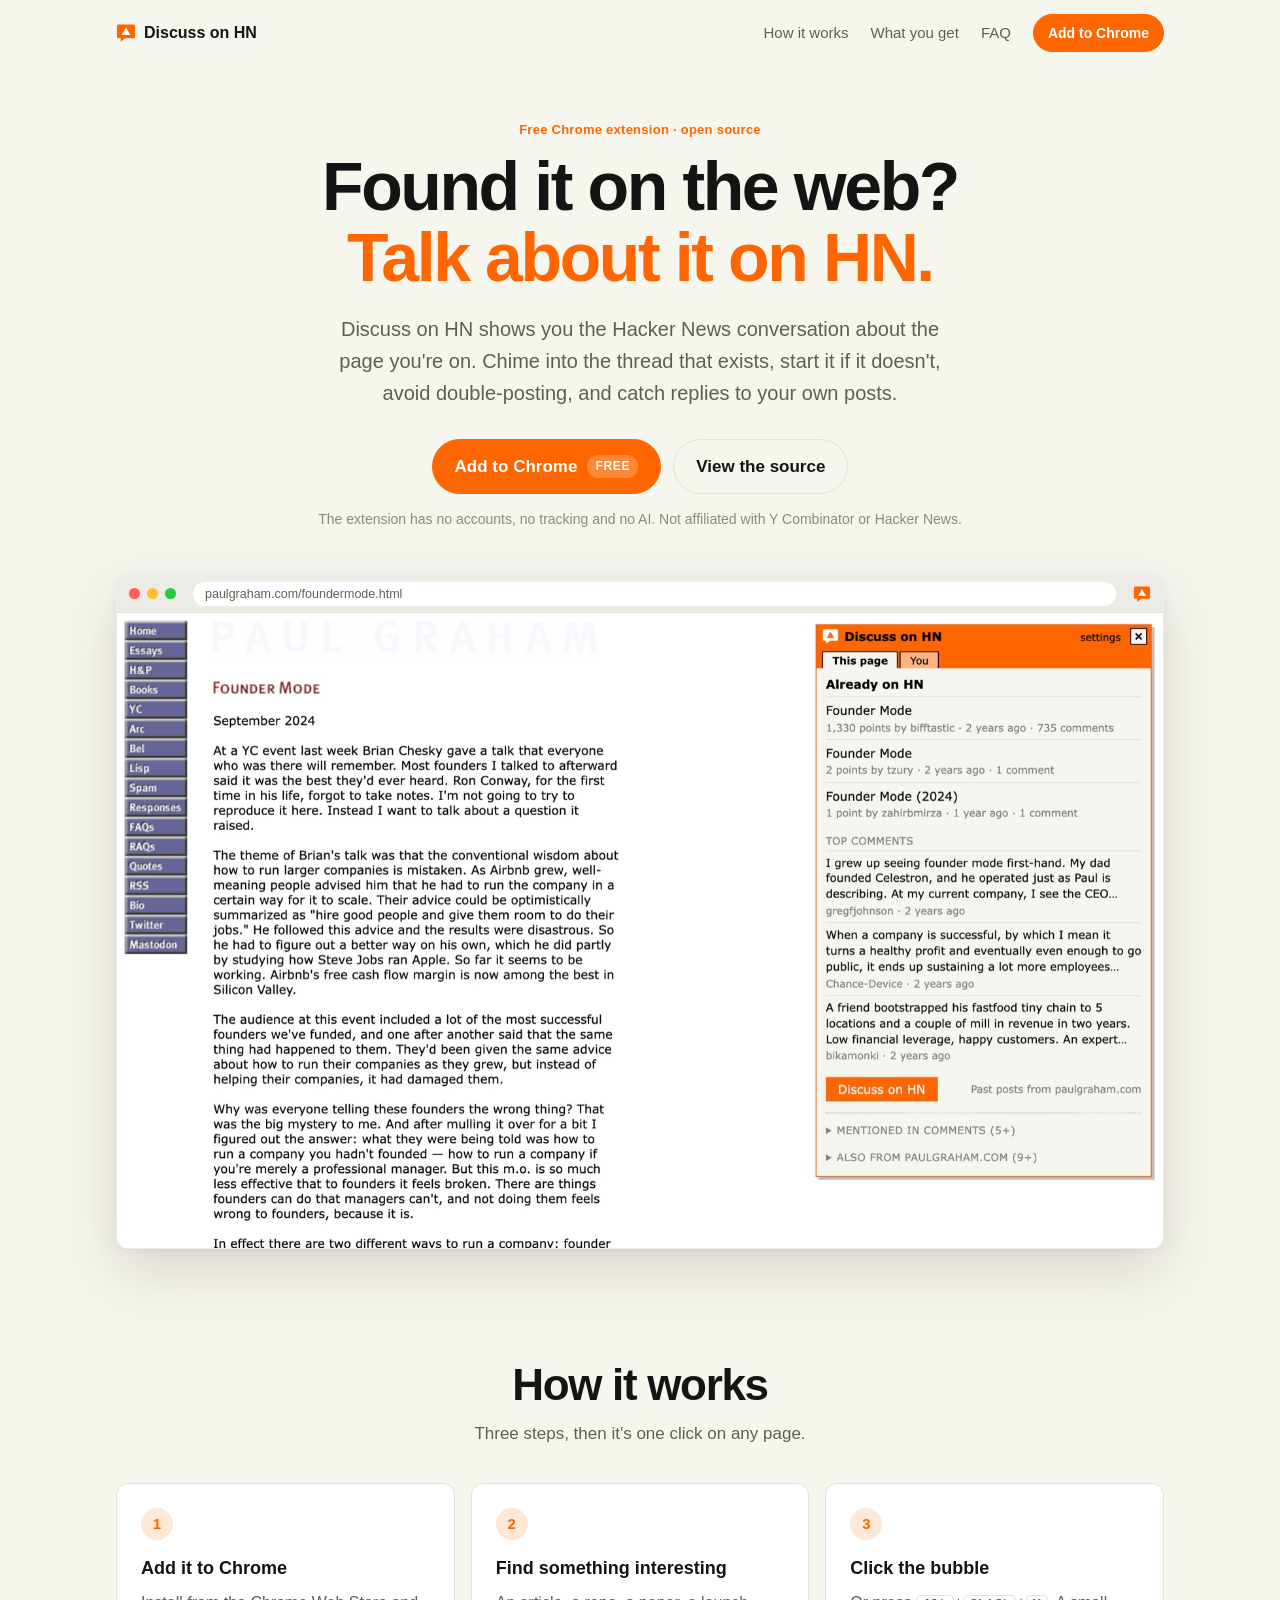
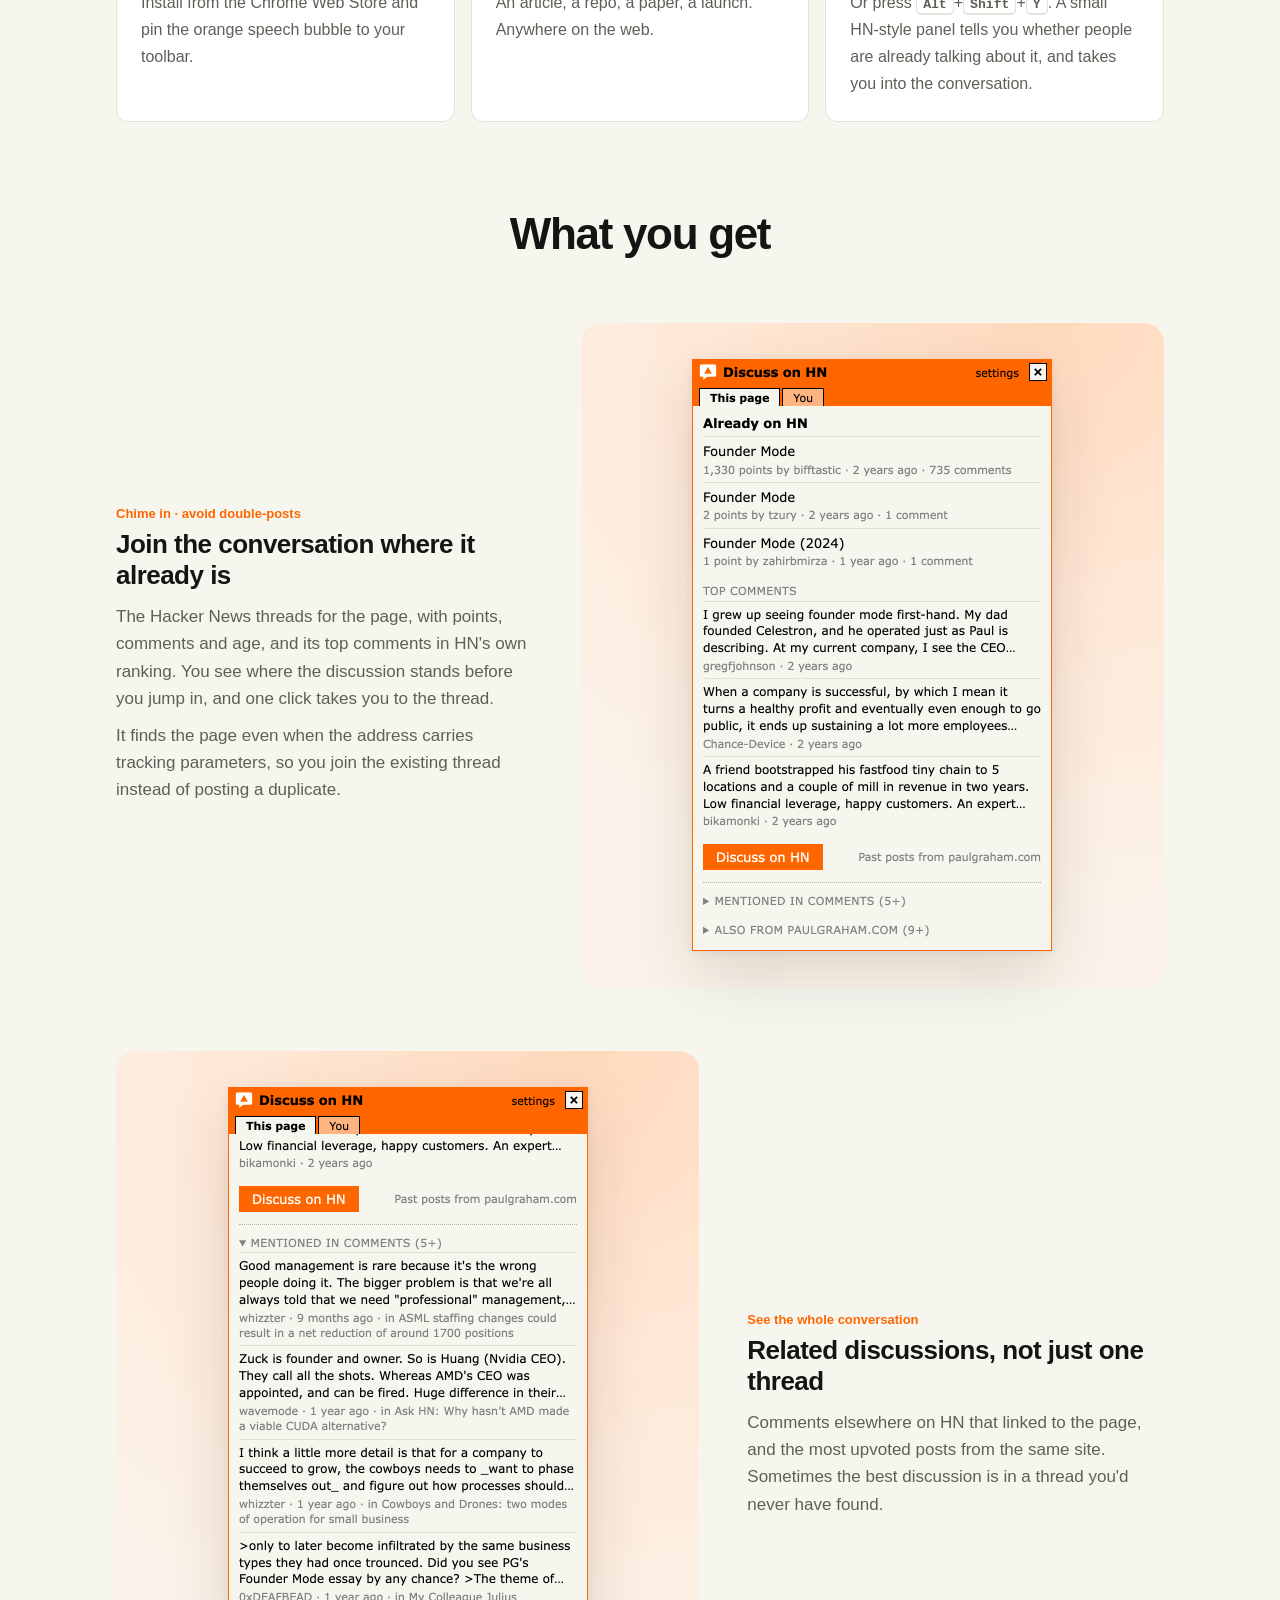
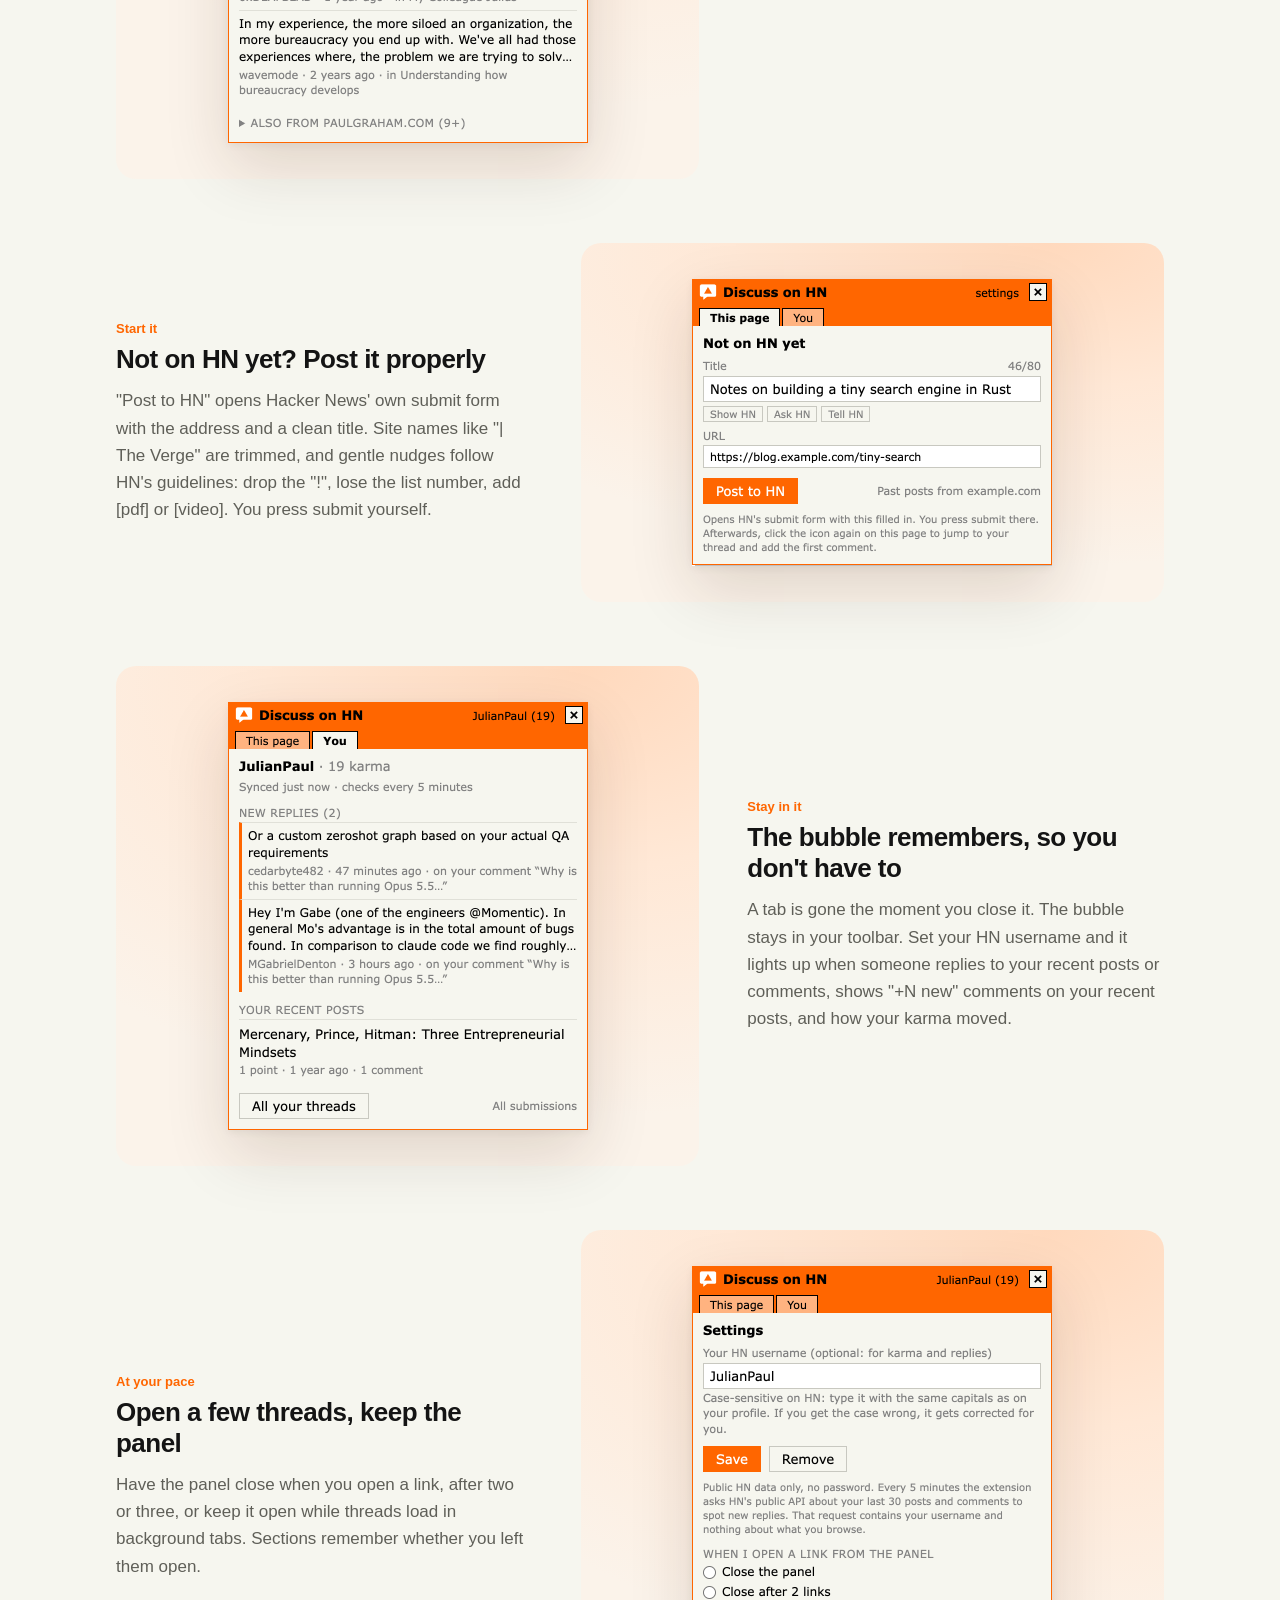
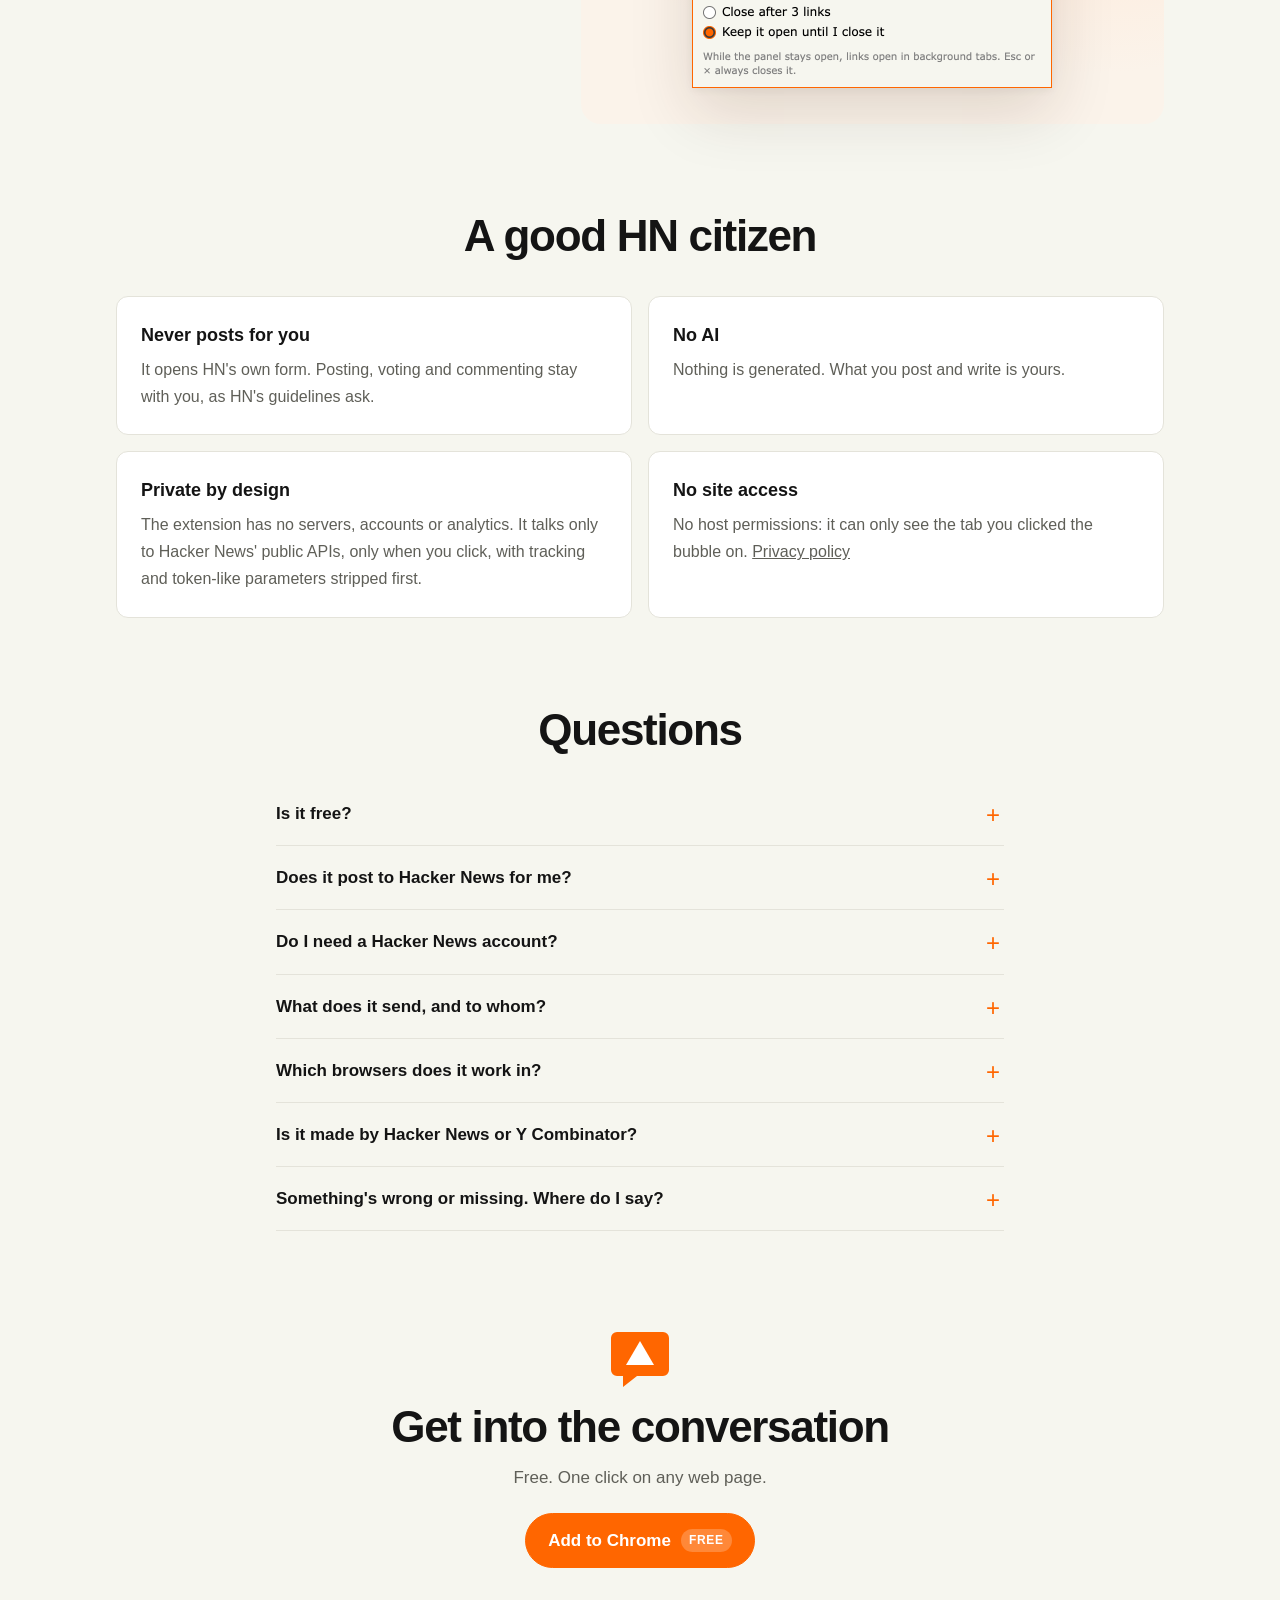
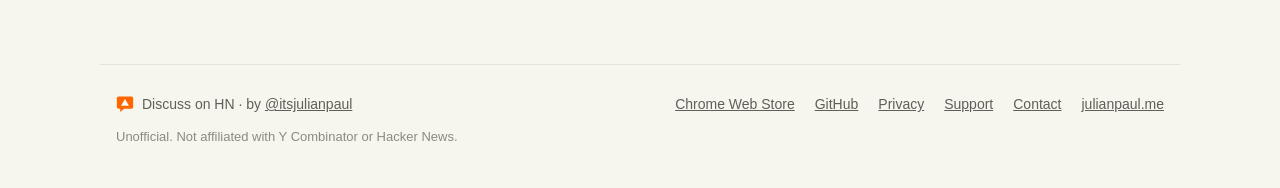
<file: landing/index.html>
<!DOCTYPE html>
<html lang="en">
<head>
  <meta charset="UTF-8">
  <meta name="viewport" content="width=device-width, initial-scale=1">

  <title>Discuss on HN | Join the Hacker News conversation about any page</title>
  <meta name="description" content="A free Chrome extension that shows you the Hacker News conversation about the page you're on. Chime in, start it if it's missing, avoid double-posting, and catch replies to your posts.">
  <link rel="canonical" href="https://discusshn.com/">
  <meta name="robots" content="index, follow, max-image-preview:large">
  <meta name="theme-color" content="#f6f6ef">

  <meta property="og:type" content="website">
  <meta property="og:url" content="https://discusshn.com/">
  <meta property="og:site_name" content="Discuss on HN">
  <meta property="og:title" content="Found it on the web? Talk about it on HN.">
  <meta property="og:description" content="A free Chrome extension: see the Hacker News threads for any page, chime in, start it if it's missing, and catch replies to your posts.">
  <meta property="og:image" content="https://discusshn.com/assets/og-image.png">
  <meta property="og:image:width" content="1200">
  <meta property="og:image:height" content="630">
  <meta property="og:image:alt" content="The Discuss on HN panel showing Hacker News threads and top comments for a page">
  <meta name="twitter:card" content="summary_large_image">
  <meta name="twitter:image" content="https://discusshn.com/assets/og-image.png">

  <link rel="icon" type="image/svg+xml" href="/assets/icon.svg">
  <link rel="icon" type="image/png" sizes="128x128" href="/assets/icon128.png">
  <link rel="apple-touch-icon" href="/assets/icon128.png">
  <link rel="stylesheet" href="style.css">

  <script type="application/ld+json">
  {
    "@context": "https://schema.org",
    "@type": "SoftwareApplication",
    "name": "Discuss on HN",
    "applicationCategory": "BrowserApplication",
    "operatingSystem": "Chrome",
    "description": "A Chrome extension that shows the Hacker News conversation about the page you're on: its threads, top comments and related discussions, a prefilled submit form when it hasn't been posted, and replies to your own posts.",
    "url": "https://discusshn.com/",
    "installUrl": "https://chromewebstore.google.com/detail/discuss-on-hn/fbidofcpfgnmlfgfgakookemmgihbhjn",
    "downloadUrl": "https://chromewebstore.google.com/detail/discuss-on-hn/fbidofcpfgnmlfgfgakookemmgihbhjn",
    "sameAs": ["https://github.com/thejulez/discuss-on-hn", "https://chromewebstore.google.com/detail/discuss-on-hn/fbidofcpfgnmlfgfgakookemmgihbhjn"],
    "offers": { "@type": "Offer", "price": "0", "priceCurrency": "USD" },
    "author": { "@type": "Person", "name": "Julian Paul", "url": "https://julianpaul.me", "email": "julian@discusshn.com", "sameAs": ["https://x.com/itsjulianpaul", "https://github.com/thejulez"] }
  }
  </script>
  <script defer src="https://analytics.neuklick.com/script.js" data-website-id="7256ebe0-2f1e-47fa-ac2d-c909529be1db" data-domains="discusshn.com" data-do-not-track="true"></script>
</head>
<body>
<a class="skip" href="#main">Skip to content</a>

<header class="nav">
  <a class="brand" href="/" aria-label="Discuss on HN home">
    <img src="assets/icon.svg" width="20" height="20" alt="">Discuss on HN
  </a>
  <nav class="nav-links" aria-label="Primary">
    <a href="#how">How it works</a>
    <a href="#what">What you get</a>
    <a href="#faq">FAQ</a>
    <a class="btn btn-sm" data-install href="#get"><span data-install-label>Add to Chrome</span></a>
  </nav>
</header>

<main id="main">

  <section class="hero">
    <p class="eyebrow">Free Chrome extension · open source</p>
    <h1>Found it on the web?<br><em>Talk about it on HN.</em></h1>
    <p class="lede">Discuss on HN shows you the Hacker News conversation about the page you're on. Chime into the thread that exists, start it if it doesn't, avoid double-posting, and catch replies to your own posts.</p>
    <div class="actions">
      <a class="btn" data-install href="#get"><span data-install-label>Add to Chrome</span> <span class="free">free</span></a>
      <a class="btn btn-ghost" href="https://github.com/thejulez/discuss-on-hn">View the source</a>
    </div>
    <p class="note">The extension has no accounts, no tracking and no AI. Not affiliated with Y Combinator or Hacker News.</p>
    <figure class="frame hero-shot">
      <div class="chrome" aria-hidden="true"><i></i><i></i><i></i><span>paulgraham.com/foundermode.html</span><img src="assets/icon.svg" width="18" height="18" alt=""></div>
      <img src="assets/shot-posted.jpg" width="1600" height="971" alt="The Discuss on HN panel on Paul Graham's essay Founder Mode: its Hacker News threads, the top comments and a Discuss on HN button">
    </figure>
    <!-- On phones a whole browser window shrinks to unreadable; show the panel itself -->
    <figure class="panel hero-panel">
      <img src="assets/panel-posted.png" width="720" height="1184" alt="The Discuss on HN panel: Hacker News threads for Paul Graham's essay Founder Mode, the top comments and a Discuss on HN button">
    </figure>
  </section>

  <section class="band" id="how">
    <h2>How it works</h2>
    <p class="sub">Three steps, then it's one click on any page.</p>
    <ol class="steps">
      <li><b>Add it to Chrome</b><span>Install from the Chrome Web Store and pin the orange speech bubble to your toolbar.</span></li>
      <li><b>Find something interesting</b><span>An article, a repo, a paper, a launch. Anywhere on the web.</span></li>
      <li><b>Click the bubble</b><span>Or press <kbd>Alt</kbd>+<kbd>Shift</kbd>+<kbd>Y</kbd>. A small HN-style panel tells you whether people are already talking about it, and takes you into the conversation.</span></li>
    </ol>
  </section>

  <section class="band" id="what">
    <h2>What you get</h2>

    <article class="feature" id="chime-in">
      <div class="copy">
        <p class="tag">Chime in · avoid double-posts</p>
        <h3>Join the conversation where it already is</h3>
        <p>The Hacker News threads for the page, with points, comments and age, and its top comments in HN's own ranking. You see where the discussion stands before you jump in, and one click takes you to the thread.</p>
        <p>It finds the page even when the address carries tracking parameters, so you join the existing thread instead of posting a duplicate.</p>
      </div>
      <figure class="panel"><img src="assets/panel-posted.png" width="720" height="1184" loading="lazy" alt="Hacker News threads and top comments for the current page"></figure>
    </article>

    <article class="feature" id="related">
      <div class="copy">
        <p class="tag">See the whole conversation</p>
        <h3>Related discussions, not just one thread</h3>
        <p>Comments elsewhere on HN that linked to the page, and the most upvoted posts from the same site. Sometimes the best discussion is in a thread you'd never have found.</p>
      </div>
      <figure class="panel"><img src="assets/panel-related.png" width="720" height="1312" loading="lazy" alt="Mentioned in comments and other posts from the same site"></figure>
    </article>

    <article class="feature" id="start-it">
      <div class="copy">
        <p class="tag">Start it</p>
        <h3>Not on HN yet? Post it properly</h3>
        <p>"Post to HN" opens Hacker News' own submit form with the address and a clean title. Site names like "| The Verge" are trimmed, and gentle nudges follow HN's guidelines: drop the "!", lose the list number, add [pdf] or [video]. You press submit yourself.</p>
      </div>
      <figure class="panel"><img src="assets/panel-post.png" width="720" height="574" loading="lazy" alt="The Post to HN form with a cleaned-up title and the page address"></figure>
    </article>

    <article class="feature" id="stay-in-it">
      <div class="copy">
        <p class="tag">Stay in it</p>
        <h3>The bubble remembers, so you don't have to</h3>
        <p>A tab is gone the moment you close it. The bubble stays in your toolbar. Set your HN username and it lights up when someone replies to your recent posts or comments, shows "+N new" comments on your recent posts, and how your karma moved.</p>
      </div>
      <figure class="panel"><img src="assets/panel-you.png" width="720" height="856" loading="lazy" alt="The You tab with a new reply, karma and recent posts"></figure>
    </article>

    <article class="feature" id="at-your-pace">
      <div class="copy">
        <p class="tag">At your pace</p>
        <h3>Open a few threads, keep the panel</h3>
        <p>Have the panel close when you open a link, after two or three, or keep it open while threads load in background tabs. Sections remember whether you left them open.</p>
      </div>
      <figure class="panel"><img src="assets/panel-settings.png" width="720" height="844" loading="lazy" alt="Settings: your HN username and what the panel does when you open a link"></figure>
    </article>
  </section>

  <section class="band" id="trust">
    <h2>A good HN citizen</h2>
    <div class="cards">
      <div class="card"><b>Never posts for you</b><span>It opens HN's own form. Posting, voting and commenting stay with you, as HN's guidelines ask.</span></div>
      <div class="card"><b>No AI</b><span>Nothing is generated. What you post and write is yours.</span></div>
      <div class="card"><b>Private by design</b><span>The extension has no servers, accounts or analytics. It talks only to Hacker News' public APIs, only when you click, with tracking and token-like parameters stripped first.</span></div>
      <div class="card"><b>No site access</b><span>No host permissions: it can only see the tab you clicked the bubble on. <a href="privacy.html">Privacy policy</a></span></div>
    </div>
  </section>

  <section class="band" id="faq">
    <h2>Questions</h2>
    <details id="free"><summary>Is it free?</summary><p>Yes, completely. It's open source under the MIT license. There's nothing to buy and no account to create.</p></details>
    <details id="posting"><summary>Does it post to Hacker News for me?</summary><p>No. "Post to HN" opens Hacker News' own submit form with the title and address filled in, the same way HN's official bookmarklet does. You review it and press submit yourself.</p></details>
    <details id="account"><summary>Do I need a Hacker News account?</summary><p>Not to see threads and comments. To post or comment you use your normal HN login on news.ycombinator.com. Setting your username in the extension is optional; it only powers the reply badge and the You tab.</p></details>
    <details id="data"><summary>What does it send, and to whom?</summary><p>When you click the bubble, the page address, with tracking and token-like parameters removed, goes to Hacker News' public search (hn.algolia.com) to find threads and related discussions; the thread's ID then goes to HN's official API for its top comments. With a username set, it checks HN's official API for replies every 5 minutes, and that request contains only your public username. Nothing is sent while you browse. The extension itself has no tracking or analytics; this website counts visits with cookieless analytics (Umami). Full details in the <a href="privacy.html">privacy policy</a>.</p></details>
    <details id="browsers"><summary>Which browsers does it work in?</summary><p>It's built for Chrome. Other Chromium-based browsers that install Chrome Web Store extensions should work too.</p></details>
    <details id="affiliation"><summary>Is it made by Hacker News or Y Combinator?</summary><p>No. It's an independent, unofficial tool by <a href="https://julianpaul.me" rel="noopener" target="_blank">Julian Paul</a> (<a href="https://x.com/itsjulianpaul" rel="noopener" target="_blank">@itsjulianpaul</a>).</p></details>
    <details id="support"><summary>Something's wrong or missing. Where do I say?</summary><p>Email <a href="mailto:julian@discusshn.com">julian@discusshn.com</a> or <a href="https://github.com/thejulez/discuss-on-hn/issues">open an issue on GitHub</a>.</p></details>
  </section>

  <section class="cta" id="get">
    <img src="assets/icon.svg" width="64" height="64" alt="">
    <h2>Get into the conversation</h2>
    <p>Free. One click on any web page.</p>
    <a class="btn" data-install href="#get"><span data-install-label>Add to Chrome</span> <span class="free">free</span></a>
    <p class="note" data-install-note hidden>Coming to the Chrome Web Store shortly. Until then, <a href="https://github.com/thejulez/discuss-on-hn#install">install it from GitHub</a> in a minute.</p>
  </section>

</main>

<footer class="foot">
  <p><img src="assets/icon.svg" width="18" height="18" alt=""><span>Discuss on HN · by <a href="https://x.com/itsjulianpaul" rel="noopener" target="_blank">@itsjulianpaul</a></span></p>
  <nav aria-label="Footer">
    <a data-install data-store-only hidden href="#get">Chrome Web Store</a>
    <a href="https://github.com/thejulez/discuss-on-hn">GitHub</a>
    <a href="privacy.html">Privacy</a>
    <a href="https://github.com/thejulez/discuss-on-hn/issues">Support</a>
    <a href="mailto:julian@discusshn.com">Contact</a>
    <a href="https://julianpaul.me" rel="noopener" target="_blank">julianpaul.me</a>
  </nav>
  <p class="fine">Unofficial. Not affiliated with Y Combinator or Hacker News.</p>
</footer>

<script src="script.js"></script>
</body>
</html>
</file>
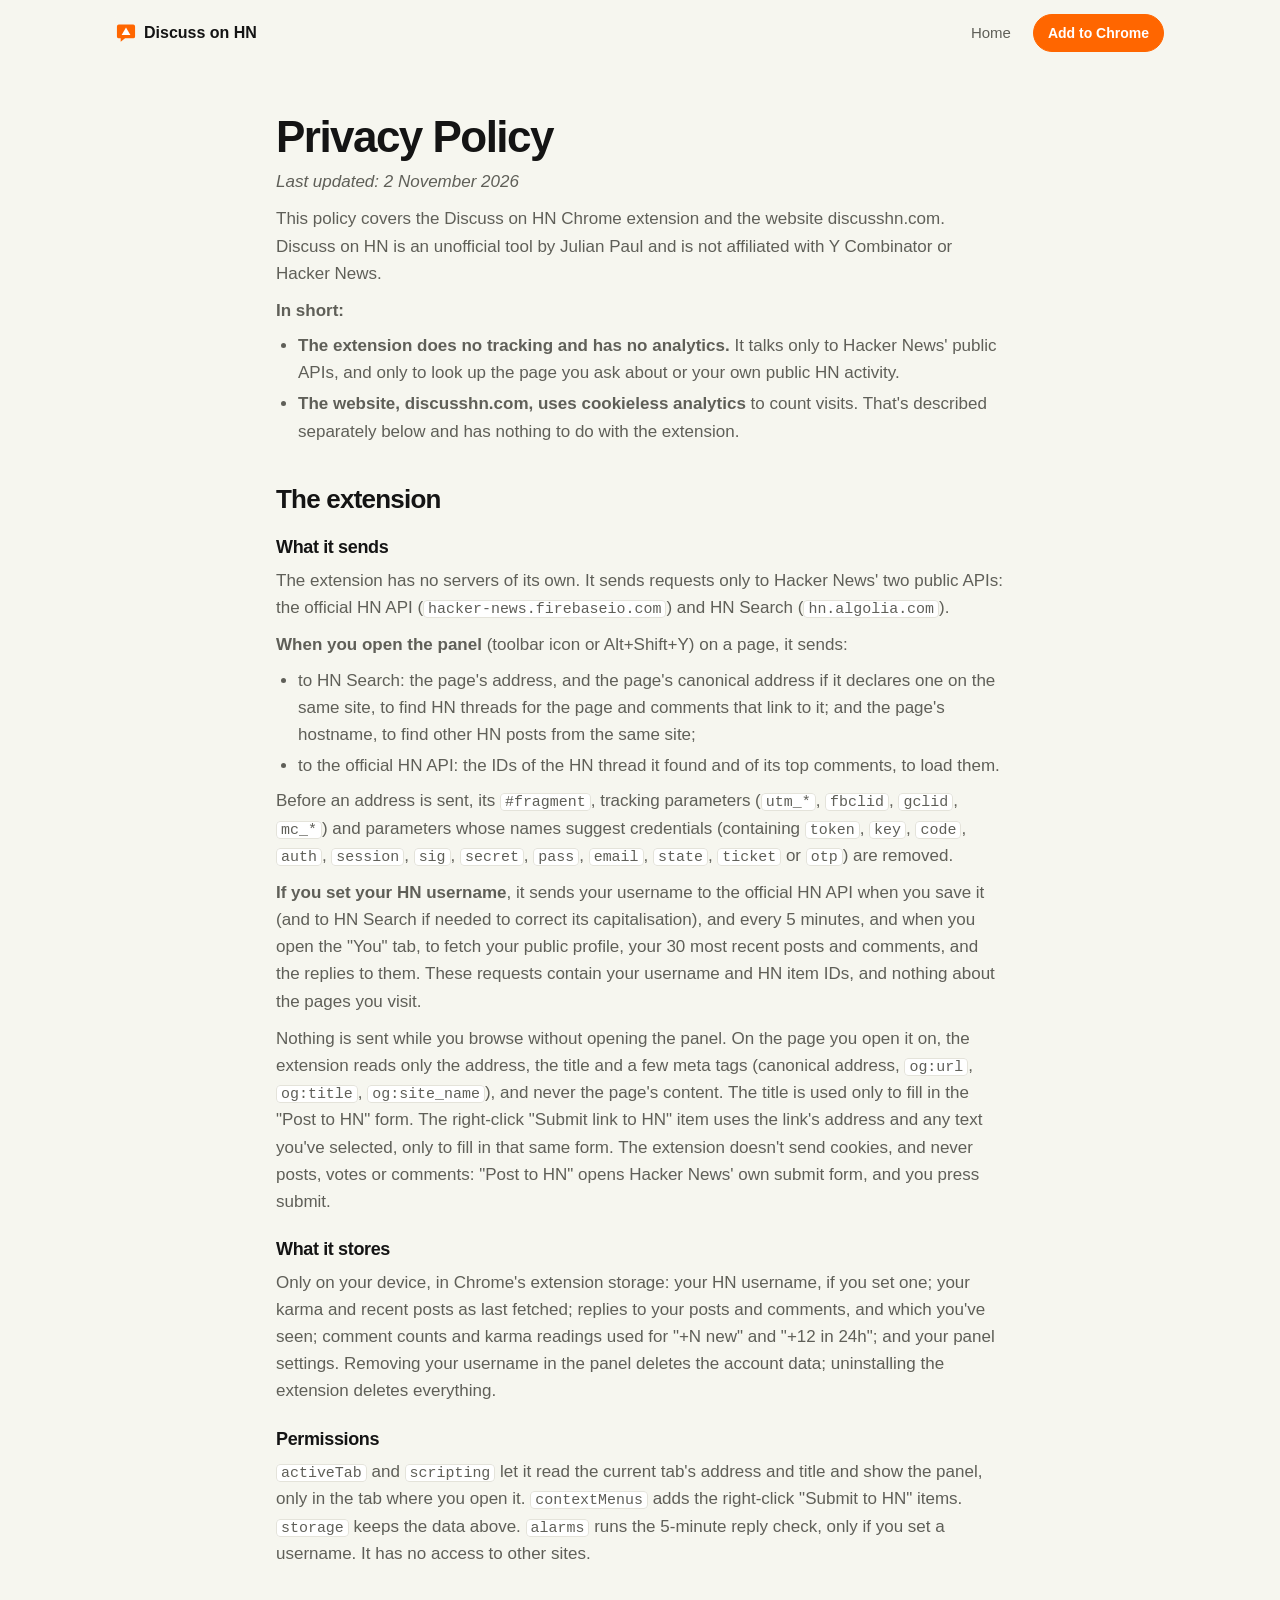
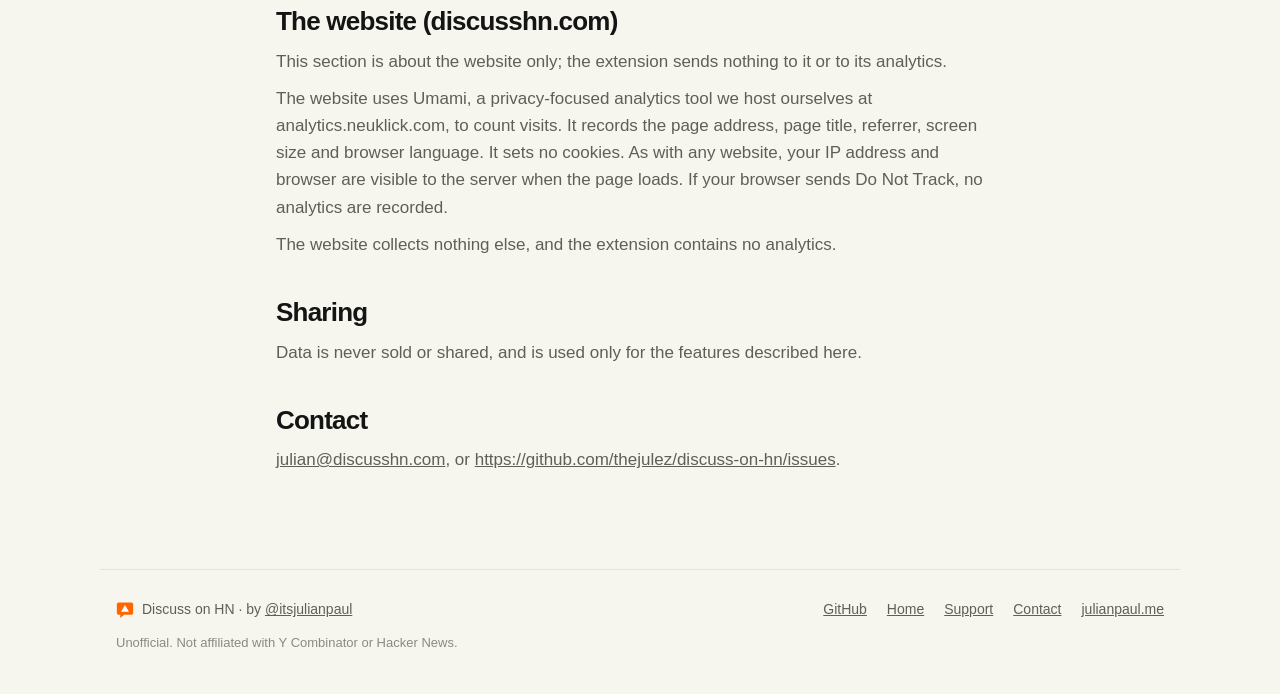
<file: landing/privacy.html>
<!DOCTYPE html>
<html lang="en">
<head>
  <meta charset="UTF-8">
  <meta name="viewport" content="width=device-width, initial-scale=1">
  <title>Privacy policy | Discuss on HN</title>
  <meta name="description" content="What the Discuss on HN extension and discusshn.com send and store.">
  <link rel="canonical" href="https://discusshn.com/privacy">
  <link rel="icon" type="image/svg+xml" href="/assets/icon.svg">
  <link rel="stylesheet" href="style.css">
  <script defer src="https://analytics.neuklick.com/script.js" data-website-id="7256ebe0-2f1e-47fa-ac2d-c909529be1db" data-domains="discusshn.com" data-do-not-track="true"></script>
</head>
<body>
<header class="nav">
  <a class="brand" href="/"><img src="assets/icon.svg" width="20" height="20" alt="">Discuss on HN</a>
  <nav class="nav-links" aria-label="Primary"><a href="/">Home</a><a class="btn btn-sm" data-install href="/#get"><span data-install-label>Add to Chrome</span></a></nav>
</header>
<main class="doc">
<!-- Generated from PRIVACY.md by scripts/build-privacy.py; edit that file and rerun -->
<h1>Privacy Policy</h1>
<p><i>Last updated: 2 November 2026</i></p>
<p>This policy covers the Discuss on HN Chrome extension and the website discusshn.com. Discuss on HN is an unofficial tool by Julian Paul and is not affiliated with Y Combinator or Hacker News.</p>
<p><b>In short:</b></p>
<ul>
<li><b>The extension does no tracking and has no analytics.</b> It talks only to Hacker News' public APIs, and only to look up the page you ask about or your own public HN activity.</li>
<li><b>The website, discusshn.com, uses cookieless analytics</b> to count visits. That's described separately below and has nothing to do with the extension.</li>
</ul>
<h2>The extension</h2>
<h3>What it sends</h3>
<p>The extension has no servers of its own. It sends requests only to Hacker News' two public APIs: the official HN API (<code>hacker-news.firebaseio.com</code>) and HN Search (<code>hn.algolia.com</code>).</p>
<p><b>When you open the panel</b> (toolbar icon or Alt+Shift+Y) on a page, it sends:</p>
<ul>
<li>to HN Search: the page's address, and the page's canonical address if it declares one on the same site, to find HN threads for the page and comments that link to it; and the page's hostname, to find other HN posts from the same site;</li>
<li>to the official HN API: the IDs of the HN thread it found and of its top comments, to load them.</li>
</ul>
<p>Before an address is sent, its <code>#fragment</code>, tracking parameters (<code>utm_*</code>, <code>fbclid</code>, <code>gclid</code>, <code>mc_*</code>) and parameters whose names suggest credentials (containing <code>token</code>, <code>key</code>, <code>code</code>, <code>auth</code>, <code>session</code>, <code>sig</code>, <code>secret</code>, <code>pass</code>, <code>email</code>, <code>state</code>, <code>ticket</code> or <code>otp</code>) are removed.</p>
<p><b>If you set your HN username</b>, it sends your username to the official HN API when you save it (and to HN Search if needed to correct its capitalisation), and every 5 minutes, and when you open the "You" tab, to fetch your public profile, your 30 most recent posts and comments, and the replies to them. These requests contain your username and HN item IDs, and nothing about the pages you visit.</p>
<p>Nothing is sent while you browse without opening the panel. On the page you open it on, the extension reads only the address, the title and a few meta tags (canonical address, <code>og:url</code>, <code>og:title</code>, <code>og:site_name</code>), and never the page's content. The title is used only to fill in the "Post to HN" form. The right-click "Submit link to HN" item uses the link's address and any text you've selected, only to fill in that same form. The extension doesn't send cookies, and never posts, votes or comments: "Post to HN" opens Hacker News' own submit form, and you press submit.</p>
<h3>What it stores</h3>
<p>Only on your device, in Chrome's extension storage: your HN username, if you set one; your karma and recent posts as last fetched; replies to your posts and comments, and which you've seen; comment counts and karma readings used for "+N new" and "+12 in 24h"; and your panel settings. Removing your username in the panel deletes the account data; uninstalling the extension deletes everything.</p>
<h3>Permissions</h3>
<p><code>activeTab</code> and <code>scripting</code> let it read the current tab's address and title and show the panel, only in the tab where you open it. <code>contextMenus</code> adds the right-click "Submit to HN" items. <code>storage</code> keeps the data above. <code>alarms</code> runs the 5-minute reply check, only if you set a username. It has no access to other sites.</p>
<h2>The website (discusshn.com)</h2>
<p>This section is about the website only; the extension sends nothing to it or to its analytics.</p>
<p>The website uses Umami, a privacy-focused analytics tool we host ourselves at analytics.neuklick.com, to count visits. It records the page address, page title, referrer, screen size and browser language. It sets no cookies. As with any website, your IP address and browser are visible to the server when the page loads. If your browser sends Do Not Track, no analytics are recorded.</p>
<p>The website collects nothing else, and the extension contains no analytics.</p>
<h2>Sharing</h2>
<p>Data is never sold or shared, and is used only for the features described here.</p>
<h2>Contact</h2>
<p><a href="mailto:julian@discusshn.com">julian@discusshn.com</a>, or <a href="https://github.com/thejulez/discuss-on-hn/issues">https://github.com/thejulez/discuss-on-hn/issues</a>.</p>
</main>
<footer class="foot">
  <p><img src="assets/icon.svg" width="18" height="18" alt=""><span>Discuss on HN · by <a href="https://x.com/itsjulianpaul" rel="noopener" target="_blank">@itsjulianpaul</a></span></p>
  <nav aria-label="Footer"><a href="https://github.com/thejulez/discuss-on-hn">GitHub</a><a href="/">Home</a><a href="https://github.com/thejulez/discuss-on-hn/issues">Support</a><a href="mailto:julian@discusshn.com">Contact</a><a href="https://julianpaul.me" rel="noopener" target="_blank">julianpaul.me</a></nav>
  <p class="fine">Unofficial. Not affiliated with Y Combinator or Hacker News.</p>
</footer>
<script src="script.js"></script>
</body>
</html>
</file>
<file: landing/style.css>
/* ============================================
   Discuss on HN: landing

   Same palette as the extension panel: HN beige, HN orange for the one action that
   matters, Verdana for the bits that should feel like Hacker News. Everything else
   is quiet so the screenshots carry the page.
   ============================================ */

:root {
  --bg: #f6f6ef;
  --surface: #ffffff;
  --text: #141414;
  --text-2: #5f5f58;
  --text-3: #8a8a82;
  --line: #e4e3da;
  --orange: #ff6600;
  --orange-hover: #e65c00;
  --orange-soft: #ffe8d6;
  --radius: 12px;
  --shadow: 0 24px 60px rgba(60, 30, 0, 0.14), 0 2px 8px rgba(0, 0, 0, 0.06);
  --page: 1080px;
  --ease: cubic-bezier(0.32, 0.72, 0, 1);
}

@media (prefers-reduced-motion: reduce) {
  *, *::before, *::after { transition-duration: 0.01ms !important; scroll-behavior: auto !important; }
}

* { box-sizing: border-box; margin: 0; padding: 0; }
html { scroll-behavior: smooth; scroll-padding-top: 76px; }
body {
  font-family: -apple-system, BlinkMacSystemFont, "Segoe UI", Roboto, Helvetica, Arial, sans-serif;
  font-size: 17px; line-height: 1.6; color: var(--text); background: var(--bg);
  -webkit-font-smoothing: antialiased;
}
img { max-width: 100%; height: auto; display: block; }
a { color: inherit; }
kbd {
  font: 600 0.82em ui-monospace, SFMono-Regular, Menlo, monospace;
  border: 1px solid var(--line); border-bottom-width: 2px; border-radius: 5px;
  padding: 1px 6px; background: var(--surface);
}

.skip { position: absolute; left: -9999px; }
.skip:focus { left: 16px; top: 12px; z-index: 10; background: var(--text); color: #fff; padding: 8px 12px; border-radius: 6px; }
:focus-visible { outline: 2px solid var(--orange); outline-offset: 2px; }

/* --- nav ------------------------------------------------------------------ */

.nav {
  position: sticky; top: 0; z-index: 5;
  display: flex; align-items: center; justify-content: space-between; gap: 16px;
  max-width: var(--page); margin: 0 auto; padding: 14px 16px;
  background: color-mix(in srgb, var(--bg) 88%, transparent);
  backdrop-filter: saturate(1.4) blur(10px); -webkit-backdrop-filter: saturate(1.4) blur(10px);
}
.brand { display: flex; align-items: center; gap: 8px; font: 700 16px/1 Verdana, Geneva, sans-serif; text-decoration: none; }
.brand img { width: 20px; height: 20px; flex: none; }
.nav-links { display: flex; align-items: center; gap: 22px; font-size: 15px; }
.nav-links a:not(.btn) { color: var(--text-2); text-decoration: none; }
.nav-links a:not(.btn):hover { color: var(--text); }

/* --- buttons ---------------------------------------------------------------- */

.btn {
  display: inline-flex; align-items: center; gap: 10px;
  background: var(--orange); color: #fff; text-decoration: none; font-weight: 650;
  padding: 13px 22px; border-radius: 999px; border: 1px solid var(--orange);
  transition: background 140ms var(--ease), transform 140ms var(--ease);
}
.btn:hover { background: var(--orange-hover); }
.btn:active { transform: translateY(1px); }
.btn-sm { padding: 7px 14px; font-size: 14px; }
.btn-ghost { background: transparent; color: var(--text); border-color: var(--line); }
.btn-ghost:hover { background: var(--surface); }
.free { font-size: 12px; font-weight: 700; text-transform: uppercase; letter-spacing: .06em; background: rgba(255,255,255,.22); padding: 2px 8px; border-radius: 999px; }

/* --- hero ------------------------------------------------------------------ */

.hero { max-width: var(--page); margin: 0 auto; padding: 56px 16px 24px; text-align: center; }
.eyebrow { font: 600 13px Verdana, Geneva, sans-serif; color: var(--orange); letter-spacing: .02em; }
h1 { font-size: clamp(38px, 6.4vw, 68px); line-height: 1.04; letter-spacing: -0.035em; font-weight: 780; margin: 14px 0 20px; }
h1 em, h2 em { font-style: normal; color: var(--orange); }
.lede { max-width: 640px; margin: 0 auto; font-size: clamp(17px, 2.2vw, 20px); color: var(--text-2); }
.actions { display: flex; flex-wrap: wrap; justify-content: center; gap: 12px; margin: 30px 0 14px; }
.note { font-size: 14px; color: var(--text-3); }
.note a { color: var(--text-2); }

/* A browser window around every screenshot */
.frame { border-radius: var(--radius); overflow: hidden; background: var(--surface); box-shadow: var(--shadow); border: 1px solid rgba(0,0,0,.07); }
.chrome { display: flex; align-items: center; gap: 7px; height: 38px; padding: 0 12px; background: #ecebe5; border-bottom: 1px solid var(--line); }
.chrome i { width: 11px; height: 11px; border-radius: 50%; background: #ff5f57; }
.chrome i:nth-child(2) { background: #febc2e; }
.chrome i:nth-child(3) { background: #28c840; }
.chrome span { flex: 1; margin: 0 10px; height: 24px; border-radius: 12px; background: #fff; font-size: 12.5px; color: var(--text-2); display: flex; align-items: center; padding: 0 12px; overflow: hidden; white-space: nowrap; }
.hero-shot { margin-top: 44px; text-align: left; }

/* --- bands ------------------------------------------------------------------ */

.band { max-width: var(--page); margin: 0 auto; padding: 88px 16px 0; }
h2 { font-size: clamp(30px, 4.4vw, 44px); line-height: 1.1; letter-spacing: -0.03em; font-weight: 760; text-align: center; }
.sub { text-align: center; color: var(--text-2); margin-top: 10px; }

.steps { list-style: none; counter-reset: s; display: grid; grid-template-columns: repeat(3, 1fr); gap: 16px; margin-top: 36px; }
.steps li { counter-increment: s; background: var(--surface); border: 1px solid var(--line); border-radius: var(--radius); padding: 24px; }
.steps li::before { content: counter(s); display: grid; place-items: center; width: 32px; height: 32px; border-radius: 50%; background: var(--orange-soft); color: var(--orange); font: 700 15px Verdana, sans-serif; margin-bottom: 14px; }
.steps b { display: block; font-size: 18px; margin-bottom: 6px; }
.steps span { color: var(--text-2); font-size: 16px; }

.feature { display: grid; grid-template-columns: 5fr 7fr; gap: 48px; align-items: center; margin-top: 64px; }
.feature:nth-of-type(even) { grid-template-columns: 7fr 5fr; }
.feature:nth-of-type(even) .copy { order: 2; }
.tag { font: 600 13px Verdana, Geneva, sans-serif; color: var(--orange); margin-bottom: 8px; }
h3 { font-size: 26px; line-height: 1.2; letter-spacing: -0.02em; margin-bottom: 12px; }
.copy p + p { margin-top: 10px; }
.copy p:not(.tag) { color: var(--text-2); }

.cards { display: grid; grid-template-columns: repeat(2, 1fr); gap: 16px; margin-top: 36px; }
.card { background: var(--surface); border: 1px solid var(--line); border-radius: var(--radius); padding: 24px; }
.card b { display: block; font-size: 18px; margin-bottom: 6px; }
.card span { color: var(--text-2); font-size: 16px; }

#faq { max-width: 760px; }
#faq h2 { margin-bottom: 28px; }
details { border-bottom: 1px solid var(--line); }
summary { cursor: pointer; list-style: none; padding: 18px 32px 18px 0; font-weight: 650; position: relative; }
summary::-webkit-details-marker { display: none; }
summary::after { content: "+"; position: absolute; right: 4px; top: 14px; font-size: 24px; font-weight: 400; color: var(--orange); transition: transform 200ms var(--ease); }
details[open] summary::after { transform: rotate(45deg); }
details p { color: var(--text-2); padding: 0 0 20px; }

.cta { max-width: var(--page); margin: 96px auto 0; padding: 0 16px; text-align: center; display: flex; flex-direction: column; align-items: center; gap: 12px; }
.cta p { color: var(--text-2); }
.cta .btn { margin-top: 10px; }

.foot { max-width: var(--page); margin: 96px auto 0; padding: 28px 16px 40px; border-top: 1px solid var(--line); display: flex; flex-wrap: wrap; justify-content: space-between; gap: 12px 24px; font-size: 14px; color: var(--text-2); }
.foot p:first-child { display: flex; align-items: center; gap: 8px; }
.foot nav { display: flex; gap: 20px; }
.foot .fine { width: 100%; color: var(--text-3); font-size: 13px; }

/* --- small screens ---------------------------------------------------------- */

@media (max-width: 820px) {
  .nav-links a:not(.btn) { display: none; }
  .steps, .cards { grid-template-columns: 1fr; }
  .feature, .feature:nth-of-type(even) { grid-template-columns: 1fr; gap: 20px; margin-top: 48px; }
  .feature:nth-of-type(even) .copy { order: 0; }
  .band { padding-top: 64px; }
  .chrome span { font-size: 11px; }
}

/* --- privacy page ----------------------------------------------------------- */

.doc { max-width: 760px; margin: 0 auto; padding: 48px 16px 0; }
.doc h1 { font-size: clamp(32px, 5vw, 44px); margin: 0 0 8px; }
.doc h2 { text-align: left; font-size: 26px; margin: 40px 0 12px; }
.doc h3 { font-size: 18px; margin: 24px 0 8px; }
.doc p, .doc li { color: var(--text-2); }
.doc p + p { margin-top: 10px; }
.doc ul { padding-left: 22px; margin: 8px 0; }
.doc li + li { margin-top: 4px; }
.doc code { font: 0.88em ui-monospace, SFMono-Regular, Menlo, monospace; background: var(--surface); border: 1px solid var(--line); border-radius: 4px; padding: 0 4px; }
.doc table { width: 100%; border-collapse: collapse; margin: 12px 0; font-size: 15px; }
.doc th, .doc td { text-align: left; vertical-align: top; padding: 10px 12px 10px 0; border-bottom: 1px solid var(--line); }
.doc td { color: var(--text-2); }

/* Feature shots: the panel itself, on a warm card, at about its real size */
.panel {
  display: grid; place-items: center; padding: 36px 24px; border-radius: 20px;
  background: radial-gradient(120% 90% at 80% 0%, #ffd9bd 0, var(--orange-soft) 45%, #fbf3ea 100%);
}
.panel img { width: min(360px, 100%); box-shadow: var(--shadow); }


/* --- phones ----------------------------------------------------------------- */

.hero-panel { display: none; }
[hidden] { display: none !important; }

@media (max-width: 820px) {
  .hero { padding-top: 32px; }
  .hero-shot { display: none; }
  .hero-panel { display: grid; margin-top: 32px; padding: 24px 16px; }
  .actions { flex-direction: column; align-items: stretch; max-width: 360px; margin-left: auto; margin-right: auto; }
  .actions .btn { justify-content: center; min-height: 50px; }
  .btn-sm { min-height: 40px; }
  .brand { font-size: 15px; min-height: 44px; }
  .feature .copy { padding: 0 2px; }
  h3 { font-size: 23px; }
  summary { padding-top: 16px; padding-bottom: 16px; min-height: 48px; }
  .foot nav { gap: 6px 20px; flex-wrap: wrap; }
  .foot nav a { padding: 8px 0; }
  .cta { margin-top: 72px; }
}

@media (max-width: 380px) {
  .nav { gap: 8px; }
  .btn-sm { padding: 6px 12px; font-size: 13px; }
}
</file>
